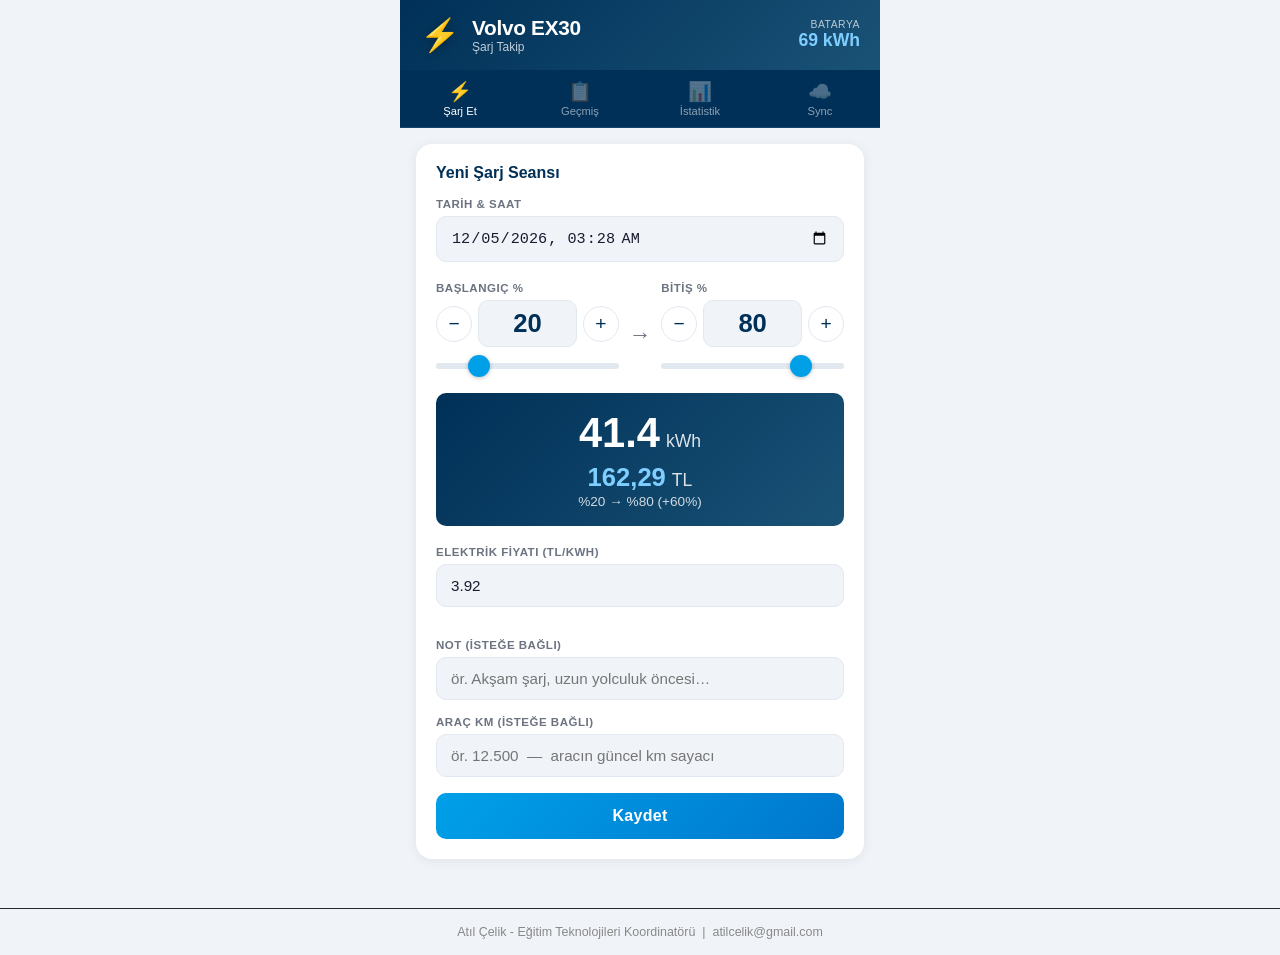
<file: index.html>
<!DOCTYPE html>
<html lang="tr">
<head>
  <meta charset="UTF-8" />
  <meta name="viewport" content="width=device-width, initial-scale=1.0, viewport-fit=cover" />
  <meta name="apple-mobile-web-app-capable" content="yes" />
  <meta name="apple-mobile-web-app-status-bar-style" content="black-translucent" />
  <meta name="apple-mobile-web-app-title" content="EX30 Şarj" />
  <meta name="theme-color" content="#003057" />
  <title>Volvo EX30 Şarj Takip</title>
  <link rel="manifest" href="manifest.json" />
  <link rel="apple-touch-icon" href="icon-192.png" />
  <link rel="stylesheet" href="style.css" />
</head>
<body>
  <div class="app">

    <!-- Header -->
    <header class="header">
      <div class="header-content">
        <div class="car-icon">⚡</div>
        <div>
          <h1 class="header-title">Volvo EX30</h1>
          <p class="header-sub">Şarj Takip</p>
        </div>
        <div class="battery-cap">
          <span class="cap-label">Batarya</span>
          <span class="cap-value">69 kWh</span>
        </div>
      </div>
    </header>

    <!-- Tab bar -->
    <nav class="tab-bar">
      <button class="tab active" data-tab="charge" onclick="switchTab('charge')">
        <span class="tab-icon">⚡</span>
        <span>Şarj Et</span>
      </button>
      <button class="tab" data-tab="history" onclick="switchTab('history')">
        <span class="tab-icon">📋</span>
        <span>Geçmiş</span>
      </button>
      <button class="tab" data-tab="stats" onclick="switchTab('stats')">
        <span class="tab-icon">📊</span>
        <span>İstatistik</span>
      </button>
      <button class="tab" data-tab="sync" onclick="switchTab('sync')">
        <span class="tab-icon">☁️</span>
        <span>Sync</span>
      </button>
    </nav>

    <!-- ═══════════════ ŞARJ ET TAB ═══════════════ -->
    <section id="tab-charge" class="tab-content active">

      <div class="card">
        <h2 class="card-title">Yeni Şarj Seansı</h2>

        <div class="date-row">
          <label class="field-label">Tarih & Saat</label>
          <input type="datetime-local" id="chargeDate" class="input-date" />
        </div>

        <div class="percent-row">
          <div class="percent-block">
            <label class="field-label">Başlangıç %</label>
            <div class="percent-input-wrap">
              <button class="step-btn" onclick="stepPercent('start', -1)">−</button>
              <input type="number" id="startPercent" class="percent-input"
                     min="0" max="100" value="20" inputmode="numeric" />
              <button class="step-btn" onclick="stepPercent('start', 1)">+</button>
            </div>
            <input type="range" id="startRange" class="slider" min="0" max="100" value="20"
                   oninput="syncRange('start', this.value)" />
          </div>

          <div class="arrow">→</div>

          <div class="percent-block">
            <label class="field-label">Bitiş %</label>
            <div class="percent-input-wrap">
              <button class="step-btn" onclick="stepPercent('end', -1)">−</button>
              <input type="number" id="endPercent" class="percent-input"
                     min="0" max="100" value="80" inputmode="numeric" />
              <button class="step-btn" onclick="stepPercent('end', 1)">+</button>
            </div>
            <input type="range" id="endRange" class="slider" min="0" max="100" value="80"
                   oninput="syncRange('end', this.value)" />
          </div>
        </div>

        <!-- Sonuç kutusu -->
        <div class="result-box" id="resultBox">
          <div class="result-main">
            <span id="resultKwh" class="result-kwh">41.4</span>
            <span class="result-unit">kWh</span>
          </div>
          <div class="result-main" style="margin-top:6px;">
            <span id="resultTl" style="font-size:1.6rem;font-weight:800;color:#7ecfff;">162,29</span>
            <span class="result-unit">TL</span>
          </div>
          <div class="result-detail">
            <span id="resultDiff" class="result-diff">%20 → %80 (+60%)</span>
          </div>
        </div>

        <div class="note-row">
          <label class="field-label">Elektrik Fiyatı (TL/kWh)</label>
          <input type="number" id="pricePerKwh" class="input-text"
                 value="3.92" step="0.01" min="0" inputmode="decimal"
                 style="margin-bottom:16px;" oninput="calcResult()" />
        </div>

        <div class="note-row">
          <label class="field-label">Not (isteğe bağlı)</label>
          <input type="text" id="chargeNote" class="input-text"
                 placeholder="ör. Akşam şarj, uzun yolculuk öncesi…" />
        </div>

        <div class="km-row">
          <label class="field-label">Araç Km (isteğe bağlı)</label>
          <input type="number" id="chargeOdometer" class="input-text"
                 placeholder="ör. 12.500  —  aracın güncel km sayacı" inputmode="decimal" min="0" step="1" />
        </div>

        <button class="btn-primary" onclick="saveCharge()">Kaydet</button>
      </div>

    </section>

    <!-- ═══════════════ GEÇMİŞ TAB ═══════════════ -->
    <section id="tab-history" class="tab-content">
      <div class="list-header">
        <h2 class="list-title">Şarj Geçmişi</h2>
        <button class="btn-clear" onclick="confirmClear()">Tümünü Sil</button>
      </div>
      <div id="historyList" class="history-list"></div>
      <p id="emptyMsg" class="empty-msg">Henüz şarj kaydı yok.</p>
    </section>

    <!-- ═══════════════ İSTATİSTİK TAB ═══════════════ -->
    <section id="tab-stats" class="tab-content">
      <div class="stats-grid">
        <div class="stat-card">
          <span class="stat-icon">⚡</span>
          <span class="stat-value" id="statTotal">0 kWh</span>
          <span class="stat-label">Toplam Şarj</span>
        </div>
        <div class="stat-card">
          <span class="stat-icon">🔋</span>
          <span class="stat-value" id="statAvg">0 kWh</span>
          <span class="stat-label">Ortalama Seans</span>
        </div>
        <div class="stat-card">
          <span class="stat-icon">📅</span>
          <span class="stat-value" id="statCount">0</span>
          <span class="stat-label">Toplam Seans</span>
        </div>
        <div class="stat-card">
          <span class="stat-icon">🏆</span>
          <span class="stat-value" id="statMax">0 kWh</span>
          <span class="stat-label">En Yüksek Seans</span>
        </div>
      </div>

      <div class="card" id="efficiencyCard" style="display:none">
        <h2 class="card-title">Verimlilik</h2>
        <div class="efficiency-main">
          <span class="efficiency-value" id="statEfficiency">—</span>
          <span class="efficiency-unit">kWh/100km</span>
        </div>
        <p class="efficiency-sub" id="statEfficiencySub"></p>
      </div>

      <div class="card" id="monthCard">
        <h2 class="card-title">Bu Ay</h2>
        <div class="month-stats">
          <div class="month-item">
            <span class="month-label">Şarj Edilen</span>
            <span class="month-value" id="statMonthKwh">0 kWh</span>
          </div>
          <div class="month-item">
            <span class="month-label">Seans Sayısı</span>
            <span class="month-value" id="statMonthCount">0</span>
          </div>
        </div>
      </div>

      <div class="card">
        <h2 class="card-title">Tahmini Bilgi</h2>
        <p class="info-text">
          Volvo EX30 bataryası <strong>69 kWh</strong> (net kullanılabilir ~64 kWh).
          WLTP menzili yaklaşık <strong>480 km</strong>'dir.
        </p>
        <p class="info-text">
          Ortalama tüketim ~<strong>14–16 kWh/100km</strong>dir.
        </p>
        <div class="range-estimate" id="rangeEstimate"></div>
      </div>
    </section>

    <!-- ═══════════════ SYNC TAB ═══════════════ -->
    <section id="tab-sync" class="tab-content">

      <div class="card">
        <h2 class="card-title">GitHub Gist Sync</h2>
        <p class="info-text">Verilerinizi özel bir GitHub Gist'te saklayın. Bilgisayar, tablet veya telefondan erişin.</p>

        <div class="field-row">
          <label class="field-label">GitHub Token (PAT)</label>
          <input type="password" id="gistToken" class="input-text"
                 placeholder="ghp_xxxxxxxxxxxxxxxxxxxx"
                 oninput="saveGistSettings()" />
        </div>

        <div class="field-row">
          <label class="field-label">Gist ID <span class="field-optional">(ilk yüklemeden sonra otomatik dolar)</span></label>
          <input type="text" id="gistId" class="input-text"
                 placeholder="—"
                 oninput="saveGistSettings()" />
        </div>

        <div class="sync-buttons">
          <button class="btn-sync-push" onclick="pushToGist()">⬆ Yükle (Push)</button>
          <button class="btn-sync-pull" onclick="pullFromGist()">⬇ İndir (Pull)</button>
        </div>

        <div id="syncStatus" class="sync-status"></div>
      </div>

      <div class="card">
        <h2 class="card-title">Nasıl Kullanılır?</h2>
        <p class="info-text"><strong>1.</strong> <a href="https://github.com/settings/tokens/new?scopes=gist" target="_blank" rel="noopener">github.com → Settings → Tokens</a> adresinden "gist" yetkili bir PAT oluşturun.</p>
        <p class="info-text"><strong>2.</strong> Token'ı yukarıya yapıştırın ve <strong>Yükle</strong>'ye basın. İlk seferde otomatik Gist oluşturulur, ID kaydedilir.</p>
        <p class="info-text"><strong>3.</strong> Başka bir cihazda aynı token'ı girin, Gist ID'yi de ekleyin ve <strong>İndir</strong>'e basın.</p>
        <p class="info-text" style="color:#e74c3c"><strong>Not:</strong> Token bu cihazda localStorage'da saklanır. Kişisel cihazınızda kullanın.</p>
      </div>

    </section>

  </div>

  <!-- Toast bildirimi -->
  <div id="toast" class="toast"></div>

  <!-- Footer -->
  <footer style="text-align:center; padding: 16px; margin-top: 8px; font-size: 0.78rem; color: #888; border-top: 1px solid #2a2a2a;">
    Atıl Çelik - Eğitim Teknolojileri Koordinatörü &nbsp;|&nbsp; <a href="mailto:atilcelik@gmail.com" style="color:#888; text-decoration:none;">atilcelik@gmail.com</a>
  </footer>

  <script src="app.js"></script>
</body>
</html>
</file>
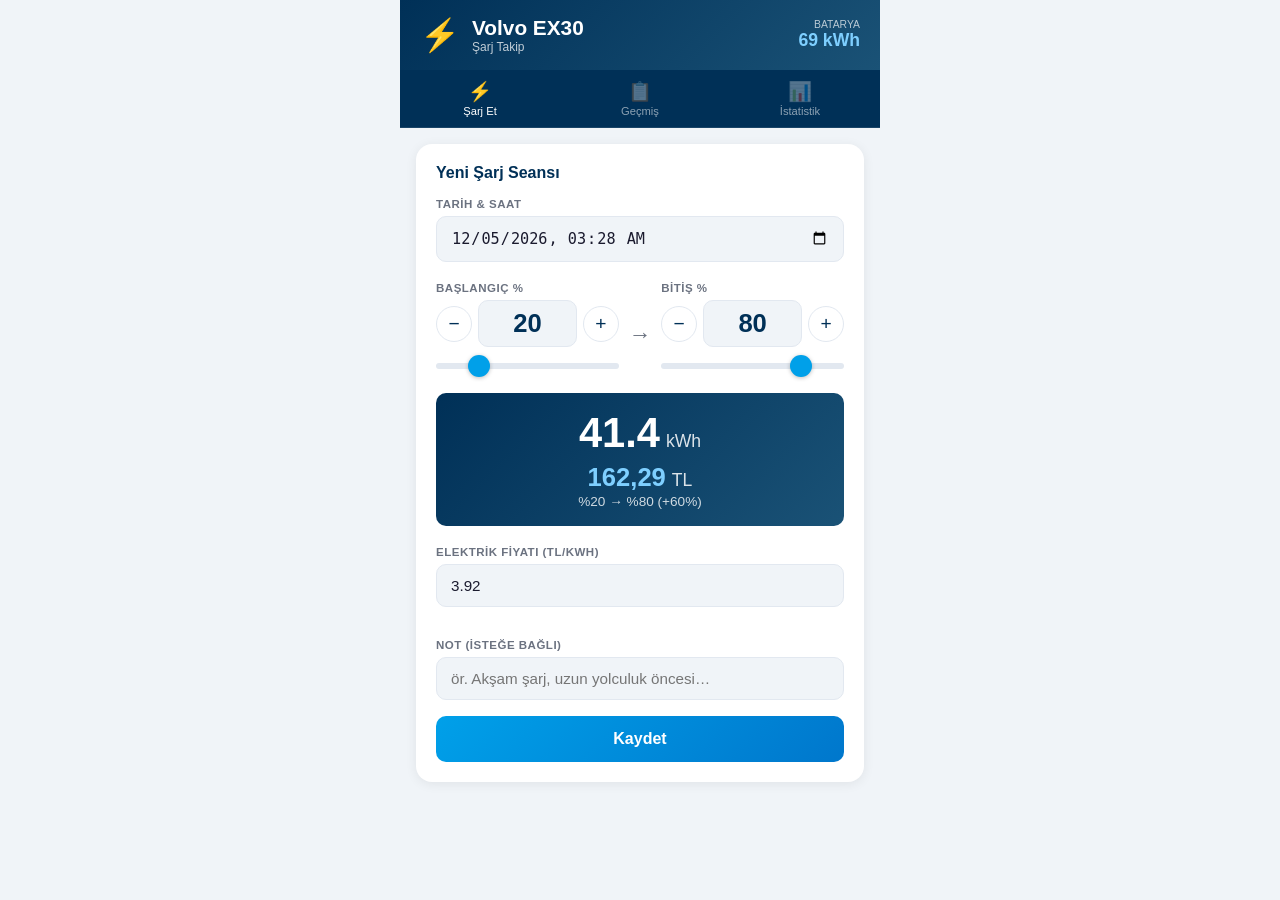
<file: uygulama.html>
<!DOCTYPE html>
<html lang="tr">
<head>
  <meta charset="UTF-8" />
  <meta name="viewport" content="width=device-width, initial-scale=1.0, viewport-fit=cover" />
  <meta name="apple-mobile-web-app-capable" content="yes" />
  <meta name="apple-mobile-web-app-status-bar-style" content="black-translucent" />
  <meta name="apple-mobile-web-app-title" content="EX30 Şarj" />
  <meta name="theme-color" content="#003057" />
  <title>Volvo EX30 Şarj Takip</title>
  <style>
    *, *::before, *::after { box-sizing: border-box; margin: 0; padding: 0; }
    :root {
      --volvo-blue: #003057;
      --volvo-light: #1a5276;
      --accent: #00a0e9;
      --accent2: #27ae60;
      --danger: #e74c3c;
      --bg: #f0f4f8;
      --card-bg: #ffffff;
      --text: #1a1a2e;
      --muted: #6b7280;
      --border: #e2e8f0;
      --radius: 16px;
      --radius-sm: 10px;
    }
    html { height: 100%; }
    body {
      font-family: -apple-system, BlinkMacSystemFont, 'SF Pro Display', 'Segoe UI', sans-serif;
      background: var(--bg);
      color: var(--text);
      min-height: 100%;
      overscroll-behavior: none;
      -webkit-font-smoothing: antialiased;
    }
    .app { max-width: 480px; margin: 0 auto; min-height: 100dvh; display: flex; flex-direction: column; }

    /* Header */
    .header {
      background: linear-gradient(135deg, var(--volvo-blue) 0%, var(--volvo-light) 100%);
      color: #fff;
      padding: 16px 20px;
      padding-top: max(env(safe-area-inset-top, 0px), 16px);
    }
    .header-content { display: flex; align-items: center; gap: 12px; }
    .car-icon { font-size: 2rem; }
    .header-title { font-size: 1.3rem; font-weight: 700; }
    .header-sub { font-size: .75rem; opacity: .75; }
    .battery-cap { margin-left: auto; text-align: right; }
    .cap-label { display: block; font-size: .65rem; opacity: .7; text-transform: uppercase; }
    .cap-value { font-size: 1.1rem; font-weight: 700; color: #7ecfff; }

    /* Tab Bar */
    .tab-bar { display: flex; background: var(--volvo-blue); border-bottom: 1px solid rgba(255,255,255,.1); }
    .tab {
      flex: 1; display: flex; flex-direction: column; align-items: center; gap: 2px;
      padding: 10px 0; background: none; border: none;
      color: rgba(255,255,255,.55); font-size: .7rem; cursor: pointer; transition: color .2s;
    }
    .tab.active { color: #fff; }
    .tab-icon { font-size: 1.2rem; opacity: .6; }
    .tab.active .tab-icon { opacity: 1; }

    /* Content */
    .tab-content { display: none; flex: 1; padding: 16px; overflow-y: auto; }
    .tab-content.active { display: block; }

    /* Card */
    .card {
      background: var(--card-bg); border-radius: var(--radius);
      padding: 20px; margin-bottom: 16px;
      box-shadow: 0 2px 12px rgba(0,0,0,.07);
    }
    .card-title { font-size: 1rem; font-weight: 700; color: var(--volvo-blue); margin-bottom: 16px; }

    /* Date */
    .date-row { margin-bottom: 20px; }
    .field-label {
      display: block; font-size: .72rem; font-weight: 600; color: var(--muted);
      text-transform: uppercase; letter-spacing: .5px; margin-bottom: 6px;
    }
    .input-date, .input-text {
      width: 100%; padding: 12px 14px; border: 1.5px solid var(--border);
      border-radius: var(--radius-sm); font-size: .95rem; color: var(--text);
      background: var(--bg); outline: none; transition: border-color .2s;
    }
    .input-date:focus, .input-text:focus { border-color: var(--accent); }

    /* Percent blocks */
    .percent-row { display: flex; align-items: center; gap: 10px; margin-bottom: 20px; }
    .percent-block { flex: 1; }
    .arrow { font-size: 1.4rem; color: var(--muted); flex-shrink: 0; margin-top: 14px; }
    .percent-input-wrap { display: flex; align-items: center; gap: 6px; margin-bottom: 8px; }
    .percent-input {
      flex: 1; width: 0; text-align: center; font-size: 1.6rem; font-weight: 700;
      color: var(--volvo-blue); border: 1.5px solid var(--border);
      border-radius: var(--radius-sm); padding: 8px 4px; background: var(--bg); outline: none;
    }
    .percent-input:focus { border-color: var(--accent); }
    .percent-input::-webkit-inner-spin-button, .percent-input::-webkit-outer-spin-button { -webkit-appearance: none; }
    .step-btn {
      width: 36px; height: 36px; border-radius: 50%; border: 1.5px solid var(--border);
      background: var(--card-bg); font-size: 1.2rem; cursor: pointer; color: var(--volvo-blue);
      display: flex; align-items: center; justify-content: center;
      transition: background .15s; flex-shrink: 0;
    }
    .step-btn:active { background: var(--border); }

    /* Slider */
    .slider { -webkit-appearance: none; width: 100%; height: 6px; border-radius: 3px; background: var(--border); outline: none; }
    .slider::-webkit-slider-thumb {
      -webkit-appearance: none; width: 22px; height: 22px; border-radius: 50%;
      background: var(--accent); cursor: pointer; box-shadow: 0 1px 4px rgba(0,0,0,.25);
    }

    /* Result box */
    .result-box {
      background: linear-gradient(135deg, var(--volvo-blue) 0%, var(--volvo-light) 100%);
      color: #fff; border-radius: var(--radius-sm); padding: 16px; text-align: center; margin-bottom: 20px;
    }
    .result-box.result-negative { background: linear-gradient(135deg, #7f8c8d, #95a5a6); }
    .result-main { display: flex; align-items: baseline; justify-content: center; gap: 6px; }
    .result-kwh { font-size: 2.6rem; font-weight: 800; }
    .result-unit { font-size: 1.1rem; opacity: .85; }
    .result-diff { font-size: .85rem; opacity: .8; }

    /* Note */
    .note-row { margin-bottom: 16px; }

    /* Primary button */
    .btn-primary {
      width: 100%; padding: 14px;
      background: linear-gradient(135deg, var(--accent), #0077cc);
      color: #fff; font-size: 1rem; font-weight: 700; border: none;
      border-radius: var(--radius-sm); cursor: pointer; transition: opacity .2s;
    }
    .btn-primary:active { opacity: .85; }

    /* History */
    .list-header { display: flex; align-items: center; justify-content: space-between; margin-bottom: 12px; }
    .list-title { font-size: 1rem; font-weight: 700; color: var(--volvo-blue); }
    .btn-clear {
      background: none; border: 1.5px solid var(--danger); color: var(--danger);
      border-radius: var(--radius-sm); padding: 5px 12px; font-size: .78rem; font-weight: 600; cursor: pointer;
    }
    .history-list { display: flex; flex-direction: column; gap: 10px; }
    .history-item { background: var(--card-bg); border-radius: var(--radius-sm); padding: 14px 16px; box-shadow: 0 1px 6px rgba(0,0,0,.06); }
    .history-top { display: flex; align-items: center; justify-content: space-between; margin-bottom: 6px; }
    .history-date { font-size: .78rem; color: var(--muted); font-weight: 500; }
    .delete-btn { background: none; border: none; color: var(--danger); font-size: 1rem; cursor: pointer; padding: 2px 4px; }
    .history-main { display: flex; align-items: baseline; justify-content: space-between; }
    .history-kwh { font-size: 1.4rem; font-weight: 800; color: var(--volvo-blue); }
    .history-percent { font-size: .85rem; color: var(--muted); font-weight: 500; }
    .history-tl { font-size: .85rem; color: var(--accent2); font-weight: 700; margin-top: 2px; }
    .history-note { font-size: .78rem; color: var(--muted); margin-top: 4px; font-style: italic; }
    .empty-msg { text-align: center; color: var(--muted); padding: 48px 0; font-size: .95rem; }

    /* Stats */
    .stats-grid { display: grid; grid-template-columns: 1fr 1fr; gap: 12px; margin-bottom: 16px; }
    .stat-card {
      background: var(--card-bg); border-radius: var(--radius); padding: 16px;
      display: flex; flex-direction: column; align-items: center; gap: 4px;
      box-shadow: 0 2px 8px rgba(0,0,0,.06);
    }
    .stat-icon { font-size: 1.5rem; }
    .stat-value { font-size: 1.1rem; font-weight: 800; color: var(--volvo-blue); text-align: center; }
    .stat-label { font-size: .7rem; color: var(--muted); text-align: center; }
    .month-stats { display: flex; gap: 12px; }
    .month-item { flex: 1; text-align: center; }
    .month-label { display: block; font-size: .72rem; color: var(--muted); margin-bottom: 4px; }
    .month-value { font-size: 1.3rem; font-weight: 800; color: var(--volvo-blue); }
    .info-text { font-size: .88rem; color: var(--muted); line-height: 1.55; margin-bottom: 8px; }
    .range-text { font-size: .9rem; color: var(--text); line-height: 1.55; }
    .range-estimate {
      background: #eaf6ff; border-left: 4px solid var(--accent);
      border-radius: 0 var(--radius-sm) var(--radius-sm) 0; padding: 10px 14px; margin-top: 10px;
    }

    /* Toast */
    .toast {
      position: fixed; bottom: 24px; left: 50%;
      transform: translateX(-50%) translateY(80px);
      background: #1a1a2e; color: #fff; padding: 12px 22px; border-radius: 24px;
      font-size: .88rem; font-weight: 600; opacity: 0;
      transition: transform .3s cubic-bezier(.34,1.56,.64,1), opacity .3s;
      z-index: 999; pointer-events: none; max-width: 90vw; text-align: center;
    }
    .toast.show { opacity: 1; transform: translateX(-50%) translateY(0); }
    .toast-success { background: var(--accent2); }
    .toast-error { background: var(--danger); }
    .toast-info { background: #555; }
  </style>
</head>
<body>
  <div class="app">
    <header class="header">
      <div class="header-content">
        <div class="car-icon">⚡</div>
        <div>
          <h1 class="header-title">Volvo EX30</h1>
          <p class="header-sub">Şarj Takip</p>
        </div>
        <div class="battery-cap">
          <span class="cap-label">Batarya</span>
          <span class="cap-value">69 kWh</span>
        </div>
      </div>
    </header>

    <nav class="tab-bar">
      <button class="tab active" data-tab="charge" onclick="switchTab('charge')">
        <span class="tab-icon">⚡</span><span>Şarj Et</span>
      </button>
      <button class="tab" data-tab="history" onclick="switchTab('history')">
        <span class="tab-icon">📋</span><span>Geçmiş</span>
      </button>
      <button class="tab" data-tab="stats" onclick="switchTab('stats')">
        <span class="tab-icon">📊</span><span>İstatistik</span>
      </button>
    </nav>

    <!-- ŞARJ ET -->
    <section id="tab-charge" class="tab-content active">
      <div class="card">
        <h2 class="card-title">Yeni Şarj Seansı</h2>
        <div class="date-row">
          <label class="field-label">Tarih & Saat</label>
          <input type="datetime-local" id="chargeDate" class="input-date" />
        </div>
        <div class="percent-row">
          <div class="percent-block">
            <label class="field-label">Başlangıç %</label>
            <div class="percent-input-wrap">
              <button class="step-btn" onclick="stepPercent('start',-1)">−</button>
              <input type="number" id="startPercent" class="percent-input" min="0" max="100" value="20" inputmode="numeric" />
              <button class="step-btn" onclick="stepPercent('start',1)">+</button>
            </div>
            <input type="range" id="startRange" class="slider" min="0" max="100" value="20" oninput="syncRange('start',this.value)" />
          </div>
          <div class="arrow">→</div>
          <div class="percent-block">
            <label class="field-label">Bitiş %</label>
            <div class="percent-input-wrap">
              <button class="step-btn" onclick="stepPercent('end',-1)">−</button>
              <input type="number" id="endPercent" class="percent-input" min="0" max="100" value="80" inputmode="numeric" />
              <button class="step-btn" onclick="stepPercent('end',1)">+</button>
            </div>
            <input type="range" id="endRange" class="slider" min="0" max="100" value="80" oninput="syncRange('end',this.value)" />
          </div>
        </div>
        <div class="result-box" id="resultBox">
          <div class="result-main">
            <span id="resultKwh" class="result-kwh">41.4</span>
            <span class="result-unit">kWh</span>
          </div>
          <div class="result-main" style="margin-top:6px;">
            <span id="resultTl" style="font-size:1.6rem;font-weight:800;color:#7ecfff;">162,3</span>
            <span class="result-unit">TL</span>
          </div>
          <div class="result-detail">
            <span id="resultDiff" class="result-diff">%20 → %80 (+60%)</span>
          </div>
        </div>
        <div class="note-row">
          <label class="field-label">Elektrik Fiyatı (TL/kWh)</label>
          <input type="number" id="pricePerKwh" class="input-text" value="3.92" step="0.01" min="0" inputmode="decimal" style="margin-bottom:16px;" oninput="calcResult()" />
        </div>
        <div class="note-row">
          <label class="field-label">Not (isteğe bağlı)</label>
          <input type="text" id="chargeNote" class="input-text" placeholder="ör. Akşam şarj, uzun yolculuk öncesi…" />
        </div>
        <button class="btn-primary" onclick="saveCharge()">Kaydet</button>
      </div>
    </section>

    <!-- GEÇMİŞ -->
    <section id="tab-history" class="tab-content">
      <div class="list-header">
        <h2 class="list-title">Şarj Geçmişi</h2>
        <button class="btn-clear" onclick="confirmClear()">Tümünü Sil</button>
      </div>
      <div id="historyList" class="history-list"></div>
      <p id="emptyMsg" class="empty-msg">Henüz şarj kaydı yok.</p>
    </section>

    <!-- İSTATİSTİK -->
    <section id="tab-stats" class="tab-content">
      <div class="stats-grid">
        <div class="stat-card">
          <span class="stat-icon">⚡</span>
          <span class="stat-value" id="statTotal">0 kWh</span>
          <span class="stat-label">Toplam Şarj</span>
        </div>
        <div class="stat-card">
          <span class="stat-icon">💰</span>
          <span class="stat-value" id="statTotalTl">0 TL</span>
          <span class="stat-label">Toplam Maliyet</span>
        </div>
        <div class="stat-card">
          <span class="stat-icon">📅</span>
          <span class="stat-value" id="statCount">0</span>
          <span class="stat-label">Toplam Seans</span>
        </div>
        <div class="stat-card">
          <span class="stat-icon">🏆</span>
          <span class="stat-value" id="statMax">0 kWh</span>
          <span class="stat-label">En Yüksek Seans</span>
        </div>
      </div>
      <div class="card">
        <h2 class="card-title">Bu Ay</h2>
        <div class="month-stats">
          <div class="month-item">
            <span class="month-label">Şarj Edilen</span>
            <span class="month-value" id="statMonthKwh">0 kWh</span>
          </div>
          <div class="month-item">
            <span class="month-label">Maliyet</span>
            <span class="month-value" id="statMonthTl">0 TL</span>
          </div>
          <div class="month-item">
            <span class="month-label">Seans</span>
            <span class="month-value" id="statMonthCount">0</span>
          </div>
        </div>
      </div>
      <div class="card">
        <h2 class="card-title">Tahmini Bilgi</h2>
        <p class="info-text">Volvo EX30 bataryası <strong>69 kWh</strong>. WLTP menzili yaklaşık <strong>480 km</strong>.</p>
        <p class="info-text">Ortalama tüketim ~<strong>14–16 kWh/100km</strong>.</p>
        <div class="range-estimate" id="rangeEstimate"></div>
      </div>
    </section>
  </div>

  <div id="toast" class="toast"></div>

  <script>
    const BATTERY_KWH = 69;
    const STORAGE_KEY = 'ex30_charges';
    const DEFAULT_PRICE = 3.92;

    document.addEventListener('DOMContentLoaded', () => {
      initDate();
      calcResult();
      renderHistory();
      renderStats();
      ['startPercent','endPercent'].forEach(id => {
        document.getElementById(id).addEventListener('input', () => {
          syncInput(id === 'startPercent' ? 'start' : 'end', document.getElementById(id).value);
          calcResult();
        });
      });
    });

    function initDate() {
      const now = new Date();
      const pad = n => String(n).padStart(2,'0');
      document.getElementById('chargeDate').value =
        `${now.getFullYear()}-${pad(now.getMonth()+1)}-${pad(now.getDate())}T${pad(now.getHours())}:${pad(now.getMinutes())}`;
    }

    function switchTab(name) {
      document.querySelectorAll('.tab').forEach(t => t.classList.remove('active'));
      document.querySelectorAll('.tab-content').forEach(s => s.classList.remove('active'));
      document.querySelector(`.tab[data-tab="${name}"]`).classList.add('active');
      document.getElementById(`tab-${name}`).classList.add('active');
      if (name === 'history') renderHistory();
      if (name === 'stats') renderStats();
    }

    function syncRange(side, val) {
      document.getElementById(side === 'start' ? 'startPercent' : 'endPercent').value = val;
      calcResult();
    }

    function syncInput(side, val) {
      const v = Math.min(100, Math.max(0, parseInt(val) || 0));
      document.getElementById(side === 'start' ? 'startRange' : 'endRange').value = v;
    }

    function stepPercent(side, delta) {
      const inputId = side === 'start' ? 'startPercent' : 'endPercent';
      const el = document.getElementById(inputId);
      const newVal = Math.min(100, Math.max(0, (parseInt(el.value) || 0) + delta));
      el.value = newVal;
      syncInput(side, newVal);
      calcResult();
    }

    function calcResult() {
      const start = parseInt(document.getElementById('startPercent').value) || 0;
      const end   = parseInt(document.getElementById('endPercent').value) || 0;
      const price = parseFloat(document.getElementById('pricePerKwh').value) || DEFAULT_PRICE;
      const diff  = end - start;
      const kwh   = (BATTERY_KWH * Math.max(0, diff) / 100).toFixed(1);
      const tl    = (parseFloat(kwh) * price).toFixed(2);
      document.getElementById('resultKwh').textContent = kwh;
      document.getElementById('resultTl').textContent = Number(tl).toLocaleString('tr-TR', {minimumFractionDigits:2, maximumFractionDigits:2});
      document.getElementById('resultDiff').textContent = `%${start} → %${end} (+${Math.max(0,diff)}%)`;
      document.getElementById('resultBox').classList.toggle('result-negative', diff < 0);
      return { start, end, diff, kwh: parseFloat(kwh), tl: parseFloat(tl), price };
    }

    function saveCharge() {
      const { start, end, diff, kwh, tl, price } = calcResult();
      if (diff <= 0) { showToast('Bitiş yüzdesi başlangıçtan büyük olmalı!','error'); return; }
      const dateVal = document.getElementById('chargeDate').value;
      if (!dateVal) { showToast('Lütfen tarih seçin.','error'); return; }
      const record = {
        id: Date.now(), date: dateVal, start, end, diff, kwh, tl, price,
        note: document.getElementById('chargeNote').value.trim()
      };
      const charges = loadCharges();
      charges.unshift(record);
      saveCharges(charges);
      showToast(`${kwh} kWh · ${Number(tl).toLocaleString('tr-TR',{minimumFractionDigits:2,maximumFractionDigits:2})} TL kaydedildi!`,'success');
      document.getElementById('chargeNote').value = '';
      initDate();
    }

    function renderHistory() {
      const charges = loadCharges();
      const list = document.getElementById('historyList');
      const empty = document.getElementById('emptyMsg');
      if (charges.length === 0) { list.innerHTML = ''; empty.style.display = 'block'; return; }
      empty.style.display = 'none';
      list.innerHTML = charges.map(c => `
        <div class="history-item">
          <div class="history-top">
            <span class="history-date">${formatDate(c.date)}</span>
            <button class="delete-btn" onclick="deleteCharge(${c.id})">✕</button>
          </div>
          <div class="history-main">
            <span class="history-kwh">${c.kwh} kWh</span>
            <span class="history-percent">%${c.start} → %${c.end}</span>
          </div>
          <div class="history-tl">${c.tl ? Number(c.tl).toLocaleString('tr-TR',{minimumFractionDigits:2,maximumFractionDigits:2}) + ' TL' : ''}</div>
          ${c.note ? `<p class="history-note">${escapeHtml(c.note)}</p>` : ''}
        </div>
      `).join('');
    }

    function deleteCharge(id) {
      saveCharges(loadCharges().filter(c => c.id !== id));
      renderHistory(); renderStats();
      showToast('Kayıt silindi.','info');
    }

    function confirmClear() {
      if (loadCharges().length === 0) return;
      if (confirm('Tüm şarj geçmişi silinsin mi?')) {
        saveCharges([]);
        renderHistory(); renderStats();
        showToast('Tüm kayıtlar silindi.','info');
      }
    }

    function renderStats() {
      const charges = loadCharges();
      if (charges.length === 0) {
        ['statTotal','statMax','statMonthKwh'].forEach(id => { const e = document.getElementById(id); if(e) e.textContent='0 kWh'; });
        ['statTotalTl','statMonthTl'].forEach(id => { const e = document.getElementById(id); if(e) e.textContent='0,00 TL'; });
        ['statCount','statMonthCount'].forEach(id => { const e = document.getElementById(id); if(e) e.textContent='0'; });
        document.getElementById('rangeEstimate').innerHTML = '';
        return;
      }
      const totalKwh = charges.reduce((s,c) => s + c.kwh, 0);
      const totalTl = charges.reduce((s,c) => s + (c.tl || c.kwh * DEFAULT_PRICE), 0);
      const maxKwh = Math.max(...charges.map(c => c.kwh));
      const now = new Date();
      const thisMonth = charges.filter(c => {
        const d = new Date(c.date);
        return d.getMonth() === now.getMonth() && d.getFullYear() === now.getFullYear();
      });
      const monthKwh = thisMonth.reduce((s,c) => s + c.kwh, 0);
      const monthTl = thisMonth.reduce((s,c) => s + (c.tl || c.kwh * DEFAULT_PRICE), 0);
      document.getElementById('statTotal').textContent = totalKwh.toFixed(1) + ' kWh';
      document.getElementById('statTotalTl').textContent = totalTl.toLocaleString('tr-TR',{minimumFractionDigits:2,maximumFractionDigits:2}) + ' TL';
      document.getElementById('statCount').textContent = charges.length;
      document.getElementById('statMax').textContent = maxKwh.toFixed(1) + ' kWh';
      document.getElementById('statMonthKwh').textContent = monthKwh.toFixed(1) + ' kWh';
      document.getElementById('statMonthTl').textContent = monthTl.toLocaleString('tr-TR',{minimumFractionDigits:2,maximumFractionDigits:2}) + ' TL';
      document.getElementById('statMonthCount').textContent = thisMonth.length;
      const estimatedKm = (totalKwh / 15 * 100).toFixed(0);
      document.getElementById('rangeEstimate').innerHTML = `
        <p class="range-text">Toplam <strong>${totalKwh.toFixed(1)} kWh</strong> ile yaklaşık <strong>${Number(estimatedKm).toLocaleString('tr-TR')} km</strong> yol gidebilirdiniz.</p>
      `;
    }

    function loadCharges() {
      try { return JSON.parse(localStorage.getItem(STORAGE_KEY) || '[]'); } catch { return []; }
    }
    function saveCharges(data) { localStorage.setItem(STORAGE_KEY, JSON.stringify(data)); }
    function formatDate(dateStr) {
      const d = new Date(dateStr);
      const pad = n => String(n).padStart(2,'0');
      return `${pad(d.getDate())}.${pad(d.getMonth()+1)}.${d.getFullYear()} ${pad(d.getHours())}:${pad(d.getMinutes())}`;
    }
    function escapeHtml(str) { return str.replace(/&/g,'&amp;').replace(/</g,'&lt;').replace(/>/g,'&gt;'); }
    function showToast(msg, type='info') {
      const t = document.getElementById('toast');
      t.textContent = msg;
      t.className = `toast toast-${type} show`;
      setTimeout(() => t.classList.remove('show'), 2800);
    }
  </script>
</body>
</html>
</file>
<file: style.css>
/* ── Reset & Base ─────────────────────────────── */
*, *::before, *::after { box-sizing: border-box; margin: 0; padding: 0; }

:root {
  --volvo-blue:   #003057;
  --volvo-light:  #1a5276;
  --accent:       #00a0e9;
  --accent2:      #27ae60;
  --danger:       #e74c3c;
  --bg:           #f0f4f8;
  --card-bg:      #ffffff;
  --text:         #1a1a2e;
  --muted:        #6b7280;
  --border:       #e2e8f0;
  --radius:       16px;
  --radius-sm:    10px;
}

html { height: 100%; }

body {
  font-family: -apple-system, BlinkMacSystemFont, 'SF Pro Display', 'Segoe UI', sans-serif;
  background: var(--bg);
  color: var(--text);
  min-height: 100%;
  overscroll-behavior: none;
  -webkit-font-smoothing: antialiased;
}

/* ── App shell ────────────────────────────────── */
.app {
  max-width: 480px;
  margin: 0 auto;
  min-height: 100dvh;
  display: flex;
  flex-direction: column;
}

/* ── Header ───────────────────────────────────── */
.header {
  background: linear-gradient(135deg, var(--volvo-blue) 0%, var(--volvo-light) 100%);
  color: #fff;
  padding: env(safe-area-inset-top, 16px) 20px 16px;
  padding-top: max(env(safe-area-inset-top, 0px), 16px);
}

.header-content {
  display: flex;
  align-items: center;
  gap: 12px;
}

.car-icon {
  font-size: 2rem;
  filter: drop-shadow(0 2px 4px rgba(0,0,0,.3));
}

.header-title  { font-size: 1.3rem; font-weight: 700; letter-spacing: -.3px; }
.header-sub    { font-size: .75rem; opacity: .75; }

.battery-cap {
  margin-left: auto;
  text-align: right;
}
.cap-label { display: block; font-size: .65rem; opacity: .7; text-transform: uppercase; letter-spacing: .5px; }
.cap-value { font-size: 1.1rem; font-weight: 700; color: #7ecfff; }

/* ── Tab Bar ──────────────────────────────────── */
.tab-bar {
  display: flex;
  background: var(--volvo-blue);
  border-bottom: 1px solid rgba(255,255,255,.1);
}

.tab {
  flex: 1;
  display: flex;
  flex-direction: column;
  align-items: center;
  gap: 2px;
  padding: 10px 0;
  background: none;
  border: none;
  color: rgba(255,255,255,.55);
  font-size: .7rem;
  cursor: pointer;
  transition: color .2s;
}

.tab.active { color: #fff; }
.tab.active .tab-icon { opacity: 1; }
.tab-icon { font-size: 1.2rem; opacity: .6; transition: opacity .2s; }

/* ── Tab content ─────────────────────────────── */
.tab-content { display: none; flex: 1; padding: 16px; overflow-y: auto; }
.tab-content.active { display: block; }

/* ── Card ─────────────────────────────────────── */
.card {
  background: var(--card-bg);
  border-radius: var(--radius);
  padding: 20px;
  margin-bottom: 16px;
  box-shadow: 0 2px 12px rgba(0,0,0,.07);
}

.card-title {
  font-size: 1rem;
  font-weight: 700;
  color: var(--volvo-blue);
  margin-bottom: 16px;
}

/* ── Date input ───────────────────────────────── */
.date-row { margin-bottom: 20px; }

.field-label {
  display: block;
  font-size: .72rem;
  font-weight: 600;
  color: var(--muted);
  text-transform: uppercase;
  letter-spacing: .5px;
  margin-bottom: 6px;
}

.input-date, .input-text {
  width: 100%;
  padding: 12px 14px;
  border: 1.5px solid var(--border);
  border-radius: var(--radius-sm);
  font-size: .95rem;
  color: var(--text);
  background: var(--bg);
  outline: none;
  transition: border-color .2s;
}

.input-date:focus, .input-text:focus {
  border-color: var(--accent);
}

/* ── Percent blocks ───────────────────────────── */
.percent-row {
  display: flex;
  align-items: center;
  gap: 10px;
  margin-bottom: 20px;
}

.percent-block { flex: 1; }

.arrow {
  font-size: 1.4rem;
  color: var(--muted);
  flex-shrink: 0;
  margin-top: 14px;
}

.percent-input-wrap {
  display: flex;
  align-items: center;
  gap: 6px;
  margin-bottom: 8px;
}

.percent-input {
  flex: 1;
  width: 0;          /* flex will stretch */
  text-align: center;
  font-size: 1.6rem;
  font-weight: 700;
  color: var(--volvo-blue);
  border: 1.5px solid var(--border);
  border-radius: var(--radius-sm);
  padding: 8px 4px;
  background: var(--bg);
  outline: none;
}

.percent-input:focus { border-color: var(--accent); }

/* hide spinners */
.percent-input::-webkit-inner-spin-button,
.percent-input::-webkit-outer-spin-button { -webkit-appearance: none; }

.step-btn {
  width: 36px;
  height: 36px;
  border-radius: 50%;
  border: 1.5px solid var(--border);
  background: var(--card-bg);
  font-size: 1.2rem;
  cursor: pointer;
  color: var(--volvo-blue);
  display: flex;
  align-items: center;
  justify-content: center;
  transition: background .15s;
  flex-shrink: 0;
}
.step-btn:active { background: var(--border); }

/* ── Slider ───────────────────────────────────── */
.slider {
  -webkit-appearance: none;
  width: 100%;
  height: 6px;
  border-radius: 3px;
  background: var(--border);
  outline: none;
}
.slider::-webkit-slider-thumb {
  -webkit-appearance: none;
  width: 22px;
  height: 22px;
  border-radius: 50%;
  background: var(--accent);
  cursor: pointer;
  box-shadow: 0 1px 4px rgba(0,0,0,.25);
}

/* ── Result box ───────────────────────────────── */
.result-box {
  background: linear-gradient(135deg, var(--volvo-blue) 0%, var(--volvo-light) 100%);
  color: #fff;
  border-radius: var(--radius-sm);
  padding: 16px;
  text-align: center;
  margin-bottom: 20px;
}

.result-box.result-negative { background: linear-gradient(135deg, #7f8c8d, #95a5a6); }

.result-main { display: flex; align-items: baseline; justify-content: center; gap: 6px; }

.result-kwh  { font-size: 2.6rem; font-weight: 800; }
.result-unit { font-size: 1.1rem; opacity: .85; }
.result-diff { font-size: .85rem; opacity: .8; }

/* ── Note row ─────────────────────────────────── */
.note-row { margin-bottom: 16px; }

/* ── Primary button ───────────────────────────── */
.btn-primary {
  width: 100%;
  padding: 14px;
  background: linear-gradient(135deg, var(--accent), #0077cc);
  color: #fff;
  font-size: 1rem;
  font-weight: 700;
  border: none;
  border-radius: var(--radius-sm);
  cursor: pointer;
  letter-spacing: .3px;
  transition: opacity .2s;
}
.btn-primary:active { opacity: .85; }

/* ── History list ─────────────────────────────── */
.list-header {
  display: flex;
  align-items: center;
  justify-content: space-between;
  margin-bottom: 12px;
}
.list-title { font-size: 1rem; font-weight: 700; color: var(--volvo-blue); }

.btn-clear {
  background: none;
  border: 1.5px solid var(--danger);
  color: var(--danger);
  border-radius: var(--radius-sm);
  padding: 5px 12px;
  font-size: .78rem;
  font-weight: 600;
  cursor: pointer;
}

.history-list { display: flex; flex-direction: column; gap: 10px; }

.history-item {
  background: var(--card-bg);
  border-radius: var(--radius-sm);
  padding: 14px 16px;
  box-shadow: 0 1px 6px rgba(0,0,0,.06);
}

.history-top {
  display: flex;
  align-items: center;
  justify-content: space-between;
  margin-bottom: 6px;
}

.history-date { font-size: .78rem; color: var(--muted); font-weight: 500; }

.delete-btn {
  background: none;
  border: none;
  color: var(--danger);
  font-size: 1rem;
  cursor: pointer;
  line-height: 1;
  padding: 2px 4px;
}

.history-main {
  display: flex;
  align-items: baseline;
  justify-content: space-between;
}

.history-kwh {
  font-size: 1.4rem;
  font-weight: 800;
  color: var(--volvo-blue);
}

.history-percent {
  font-size: .85rem;
  color: var(--muted);
  font-weight: 500;
}

.history-tl {
  font-size: .85rem;
  color: var(--accent2);
  font-weight: 700;
  margin-top: 2px;
}

.history-note {
  font-size: .78rem;
  color: var(--muted);
  margin-top: 4px;
  font-style: italic;
}

.empty-msg {
  text-align: center;
  color: var(--muted);
  padding: 48px 0;
  font-size: .95rem;
}

/* ── Stats grid ───────────────────────────────── */
.stats-grid {
  display: grid;
  grid-template-columns: 1fr 1fr;
  gap: 12px;
  margin-bottom: 16px;
}

.stat-card {
  background: var(--card-bg);
  border-radius: var(--radius);
  padding: 16px;
  display: flex;
  flex-direction: column;
  align-items: center;
  gap: 4px;
  box-shadow: 0 2px 8px rgba(0,0,0,.06);
}

.stat-icon  { font-size: 1.5rem; }
.stat-value { font-size: 1.1rem; font-weight: 800; color: var(--volvo-blue); text-align: center; }
.stat-label { font-size: .7rem; color: var(--muted); text-align: center; }

/* ── Month stats ──────────────────────────────── */
.month-stats { display: flex; gap: 12px; }
.month-item  { flex: 1; text-align: center; }
.month-label { display: block; font-size: .72rem; color: var(--muted); margin-bottom: 4px; }
.month-value { font-size: 1.3rem; font-weight: 800; color: var(--volvo-blue); }

/* ── Info / Range ─────────────────────────────── */
.info-text  { font-size: .88rem; color: var(--muted); line-height: 1.55; margin-bottom: 8px; }
.range-text { font-size: .9rem;  color: var(--text);  line-height: 1.55; }

.range-estimate {
  background: #eaf6ff;
  border-left: 4px solid var(--accent);
  border-radius: 0 var(--radius-sm) var(--radius-sm) 0;
  padding: 10px 14px;
  margin-top: 10px;
}

/* ── Toast ────────────────────────────────────── */
.toast {
  position: fixed;
  bottom: calc(env(safe-area-inset-bottom, 0px) + 24px);
  left: 50%;
  transform: translateX(-50%) translateY(80px);
  background: #1a1a2e;
  color: #fff;
  padding: 12px 22px;
  border-radius: 24px;
  font-size: .88rem;
  font-weight: 600;
  white-space: nowrap;
  opacity: 0;
  transition: transform .3s cubic-bezier(.34,1.56,.64,1), opacity .3s;
  z-index: 999;
  pointer-events: none;
  max-width: 90vw;
  text-align: center;
}

.toast.show {
  opacity: 1;
  transform: translateX(-50%) translateY(0);
}

.toast-success { background: var(--accent2); }
.toast-error   { background: var(--danger); }
.toast-info    { background: #555; }

/* ── Safe area bottom padding for tab content ─── */
.tab-content { padding-bottom: max(env(safe-area-inset-bottom, 0px), 16px); }

/* ── Km row ───────────────────────────────────── */
.km-row { margin-bottom: 16px; }

/* ── History efficiency row ───────────────────── */
.history-efficiency {
  font-size: .8rem;
  color: var(--accent);
  font-weight: 600;
  margin-top: 5px;
}

.history-odometer {
  font-size: .75rem;
  color: var(--muted);
  margin-top: 2px;
}

/* ── Efficiency card ──────────────────────────── */
.efficiency-main {
  display: flex;
  align-items: baseline;
  gap: 6px;
  margin-bottom: 4px;
}

.efficiency-value {
  font-size: 2rem;
  font-weight: 800;
  color: var(--accent);
}

.efficiency-unit {
  font-size: .9rem;
  color: var(--muted);
  font-weight: 600;
}

.efficiency-sub {
  font-size: .75rem;
  color: var(--muted);
}

/* ── Sync tab ─────────────────────────────────── */
.field-row { margin-bottom: 16px; }

.field-optional {
  font-size: .65rem;
  font-weight: 400;
  color: var(--muted);
  text-transform: none;
  letter-spacing: 0;
}

.sync-buttons {
  display: flex;
  gap: 10px;
  margin-bottom: 14px;
}

.btn-sync-push,
.btn-sync-pull {
  flex: 1;
  padding: 12px 8px;
  border: none;
  border-radius: var(--radius-sm);
  font-size: .9rem;
  font-weight: 700;
  cursor: pointer;
  transition: opacity .2s;
}

.btn-sync-push {
  background: linear-gradient(135deg, var(--accent), #0077cc);
  color: #fff;
}

.btn-sync-pull {
  background: linear-gradient(135deg, var(--accent2), #1a8a4a);
  color: #fff;
}

.btn-sync-push:active,
.btn-sync-pull:active { opacity: .8; }

.sync-status {
  font-size: .82rem;
  padding: 8px 10px;
  border-radius: var(--radius-sm);
  min-height: 0;
  transition: all .2s;
}

.sync-status:empty { display: none; }

.sync-status-success {
  background: #eafaf1;
  color: #1a7a4a;
  border-left: 3px solid var(--accent2);
}

.sync-status-error {
  background: #fef0f0;
  color: var(--danger);
  border-left: 3px solid var(--danger);
}

.sync-status-pending {
  background: #eaf6ff;
  color: #0077cc;
  border-left: 3px solid var(--accent);
}
</file>
